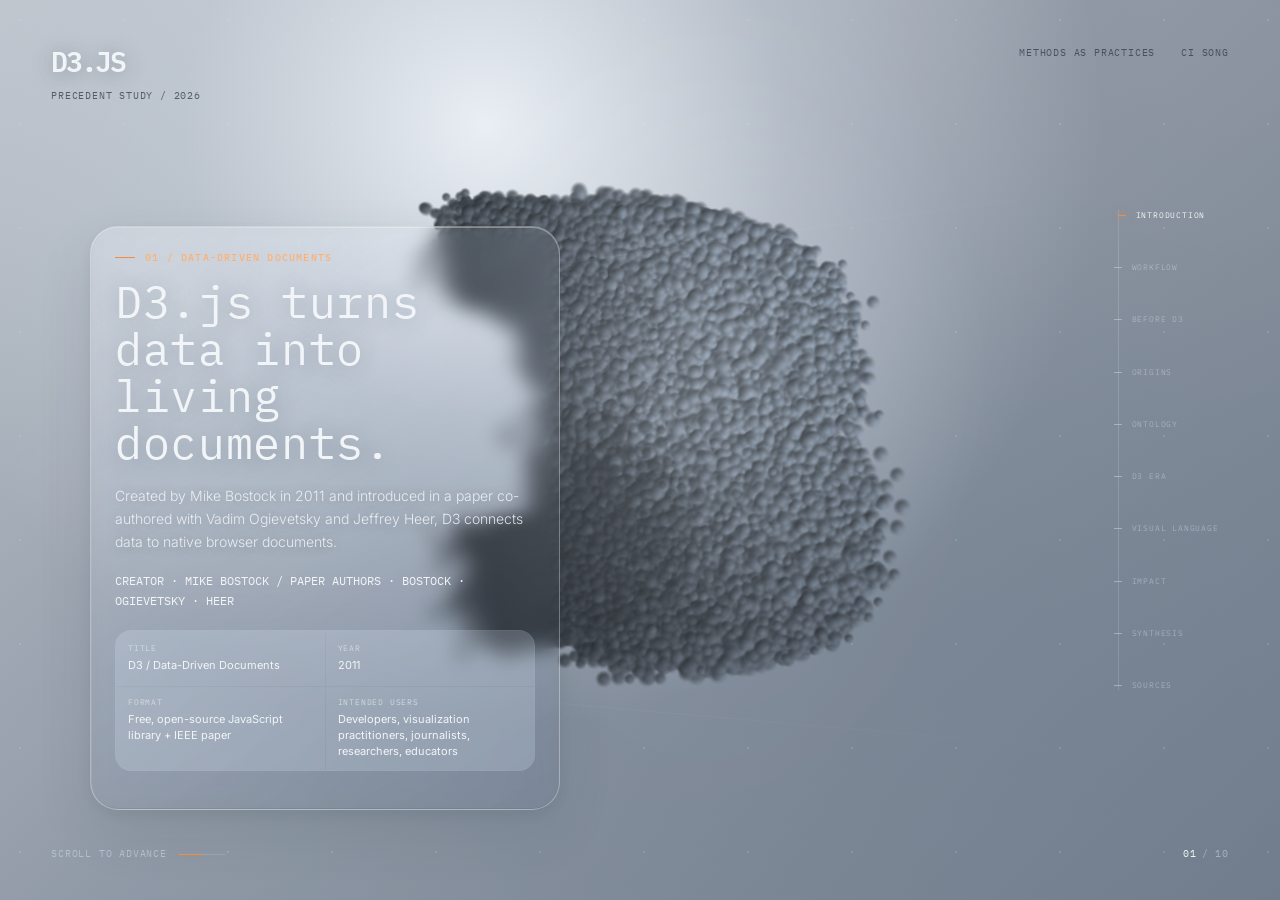
<file: iteration/index.html>
<!doctype html>
<html lang="en">
  <head>
    <meta charset="UTF-8" />
    <meta name="viewport" content="width=device-width, initial-scale=1, viewport-fit=cover" />
    <meta
      name="description"
      content="A cinematic, particle-based precedent study of D3.js by Ci Song."
    />
    <title>D3.js — A Living Document</title>
    <link rel="preconnect" href="https://fonts.googleapis.com" />
    <link rel="preconnect" href="https://fonts.gstatic.com" crossorigin />
    <link
      href="https://fonts.googleapis.com/css2?family=IBM+Plex+Mono:wght@400;500;600;700&family=Inter:wght@300;400;500;600&display=swap"
      rel="stylesheet"
    />
    <link rel="stylesheet" href="./styles.css" />
    <script type="importmap">
      {
        "imports": {
          "three": "./vendor/three.module.js"
        }
      }
    </script>
  </head>
  <body>
    <div id="experience" class="experience" aria-label="Interactive D3.js precedent study">
      <canvas id="particle-canvas" aria-hidden="true"></canvas>

      <div class="atmosphere" aria-hidden="true">
        <span class="atmosphere__line atmosphere__line--one"></span>
        <span class="atmosphere__line atmosphere__line--two"></span>
      </div>

      <header class="site-header">
        <a class="wordmark" href="#intro" data-scene-link="0" aria-label="Return to introduction">
          <span>D3.JS</span>
          <small>PRECEDENT STUDY / 2026</small>
        </a>
        <div class="site-header__meta">
          <span>METHODS AS PRACTICES</span>
          <span>CI SONG</span>
        </div>
      </header>

      <section id="scene-layer" class="scene-layer" aria-label="Precedent study chapters"></section>

      <nav class="chapter-rail" aria-label="Chapters">
        <div class="chapter-rail__track" aria-hidden="true">
          <span id="rail-progress"></span>
        </div>
        <div id="chapter-links" class="chapter-rail__links"></div>
      </nav>

      <div class="scroll-cue" aria-hidden="true">
        <span>SCROLL TO ADVANCE</span>
        <i></i>
      </div>

      <div class="scene-counter" aria-hidden="true">
        <span id="scene-current">01</span>
        <span>/</span>
        <span id="scene-total">10</span>
      </div>

      <div id="loader" class="loader" role="status" aria-live="polite">
        <div class="loader__copy">
          <span class="loader__label">ASSEMBLING A LIVING DOCUMENT</span>
          <strong id="loader-progress">0%</strong>
        </div>
        <div class="loader__bar"><span id="loader-bar"></span></div>
      </div>
    </div>

    <main id="fallback" class="fallback" hidden>
      <header class="fallback__hero">
        <p>METHODS AS PRACTICES / PRECEDENT STUDY</p>
        <h1>D3.js turns data into living documents.</h1>
        <p>By Ci Song · 2026</p>
      </header>
      <nav class="fallback__nav" aria-label="Static chapter navigation">
        <a href="#fallback-datasheet">Datasheet</a>
        <a href="#fallback-method">Method</a>
        <a href="#fallback-history">History</a>
        <a href="#fallback-ontology">Ontology</a>
        <a href="#fallback-aesthetic">Aesthetic</a>
        <a href="#fallback-synthesis">Synthesis</a>
        <a href="#fallback-sources">Sources</a>
      </nav>
      <section id="fallback-datasheet">
        <p class="fallback__index">01 / DATASHEET</p>
        <h2>Data-Driven Documents</h2>
        <p>
          Created by Mike Bostock in 2011 and introduced in a paper co-authored
          with Vadim Ogievetsky and Jeffrey Heer, D3 connects data directly to
          native browser documents.
        </p>
        <dl class="fallback__facts">
          <div><dt>Title</dt><dd>D3 / Data-Driven Documents</dd></div>
          <div><dt>Creator</dt><dd>Mike Bostock</dd></div>
          <div><dt>Paper authors</dt><dd>Michael Bostock · Vadim Ogievetsky · Jeffrey Heer</dd></div>
          <div><dt>Year</dt><dd>2011</dd></div>
          <div><dt>Format</dt><dd>Free, open-source JavaScript library + IEEE paper</dd></div>
          <div><dt>Intended users</dt><dd>Developers, visualization practitioners, journalists, researchers, and educators</dd></div>
        </dl>
      </section>
      <section id="fallback-method">
        <p class="fallback__index">02 / CORE METHOD</p>
        <h2>Join data. Transform the document.</h2>
        <p>
          D3 has no overarching chart abstraction. Data is joined to selected
          DOM elements; enter, update, and exit describe what should be created,
          changed, or removed, while transitions and event listeners control
          motion and response.
        </p>
        <p>Data → Select → Join → Enter / Update / Exit → Modify → Interact.</p>
      </section>
      <section id="fallback-history">
        <p class="fallback__index">03–04 / HISTORY + LINEAGE</p>
        <h2>From toolkits to the native DOM.</h2>
        <p>
          Earlier visualization systems used specialized runtimes or
          toolkit-specific scene graphs. Mike Bostock created D3 in 2011 and
          co-authored its paper with Vadim Ogievetsky and Jeffrey Heer at
          Stanford. Prefuse, Flare, and Protovis formed an important lineage;
          D3's defining shift was to expose the browser's native document
          representation.
        </p>
      </section>
      <section id="fallback-ontology">
        <p class="fallback__index">05 / ONTOLOGICAL ANALYSIS</p>
        <h2>A modular toolbox within a wider network.</h2>
        <p>
          D3 comprises modules for data, selections and joins, scales and axes,
          shapes, layouts, transitions, and interaction. These connect
          JavaScript and data to DOM, SVG, HTML, or Canvas; documentation,
          examples, source code, maintainers, and users form the surrounding
          social infrastructure.
        </p>
      </section>
      <section>
        <p class="fallback__index">06 / HISTORICAL CONTEXT</p>
        <h2>The browser becomes the medium.</h2>
        <p>
          D3 exposed the browser's native DOM rather than hiding it behind a
          toolkit-specific scene graph. Practitioners could generate and
          inspect HTML or SVG, style it with CSS, and update it in response to
          data and human input.
        </p>
      </section>
      <section id="fallback-aesthetic">
        <p class="fallback__index">07 / VISUAL + AESTHETIC ANALYSIS</p>
        <h2>No single style. A procedural language.</h2>
        <p>
          D3 has no default presentation. Its visual language is authored
          through geometry, scales, hierarchy, transitions, and interaction.
          This flexibility lets a visualization stage comparisons, reveal
          change, and make the author's encoding choices visible.
        </p>
      </section>
      <section>
        <p class="fallback__index">08 / COMMUNITY OF PRACTICE</p>
        <h2>A tool became an ecosystem.</h2>
        <p>
          D3 helped bring interactive web visualization into mainstream
          practice across newsrooms and research. Bostock later co-founded
          Observable and developed Observable Plot, which is built on D3; Heer
          later co-developed Vega-Lite, a higher-level grammar for interactive
          graphics.
        </p>
      </section>
      <section id="fallback-synthesis">
        <p class="fallback__index">09 / METHOD + RHETORIC</p>
        <h2>D3 argues for transparent representation.</h2>
        <p>
          Methodologically, D3 joins data to native DOM elements and evaluates
          transformations immediately. Rhetorically, exposing representation
          improves expressiveness, inspection, and interoperability. In Bostock
          and Heer's wider practice, D3 follows Prefuse, Flare, and Protovis and
          precedes Observable Plot and Vega-Lite.
        </p>
        <p>
          <strong>My assessment:</strong> D3's low-level control makes bespoke
          visualization unusually expressive, but shifts authoring, learning,
          and accessibility responsibility to the practitioner.
        </p>
        <p class="fallback__relation">
          Data ↔ Selections ↔ DOM ↔ Visual form ↔ Viewer<br />
          Examples ↔ Documentation ↔ Community ↔ Source code
        </p>
      </section>
      <section id="fallback-sources">
        <p class="fallback__index">10 / BIBLIOGRAPHY</p>
        <h2>Author / project sources</h2>
        <ul>
          <li><a href="https://idl.uw.edu/papers/d3">D3: Data-Driven Documents · 2011</a></li>
          <li><a href="https://d3js.org/what-is-d3">What is D3? · Official documentation</a></li>
          <li><a href="https://github.com/d3/d3">D3 source code · GitHub</a></li>
          <li><a href="https://bost.ocks.org/mike/join/">Thinking with Joins · Mike Bostock</a></li>
          <li><a href="https://observablehq.com/@mbostock/10-years-of-open-source-visualization">10 Years of Open-Source Visualization</a></li>
        </ul>
        <h2>Sources by others</h2>
        <ul>
          <li><a href="https://ieeevis.org/year/2021/info/awards/test-of-time-awards">IEEE VIS Test of Time Award · 2021</a></li>
          <li><a href="https://policyviz.com/podcast/episode-175-mike-bostock/">PolicyViz interview · Mike Bostock</a></li>
          <li><a href="https://arxiv.org/abs/2207.06554">How learners use D3 · independent study</a></li>
          <li><a href="https://idl.uw.edu/papers/protovis">Protovis · research paper</a></li>
          <li><a href="https://idl.uw.edu/papers/vega-lite">Vega-Lite · research paper</a></li>
        </ul>
      </section>
    </main>

    <noscript>
      <p class="noscript">This experience requires JavaScript. Please enable it to view the particle narrative.</p>
    </noscript>

    <script>
      window.setTimeout(() => {
        const loader = document.querySelector("#loader");
        const fallback = document.querySelector("#fallback");
        if (loader && !loader.classList.contains("is-complete") && fallback?.hidden) {
          document.documentElement.classList.add("fallback-mode");
          document.querySelector("#experience").hidden = true;
          fallback.hidden = false;
        }
      }, 12000);
    </script>
    <script type="module" src="./app.js"></script>
  </body>
</html>
</file>
<file: iteration/styles.css>
:root {
  --bg: #8e97a4;
  --ice: #f2f5f8;
  --ice-muted: #d2d9e1;
  --ice-dark: #343d49;
  --glass: rgba(39, 48, 59, 0.5);
  --glass-strong: rgba(34, 42, 52, 0.68);
  --line: rgba(239, 245, 252, 0.3);
  --orange: #f68b3c;
  --orange-soft: #ffb070;
  --mono: "IBM Plex Mono", "SFMono-Regular", Consolas, monospace;
  --sans: "Inter", "Helvetica Neue", Arial, sans-serif;
}

* {
  box-sizing: border-box;
}

html,
body {
  width: 100%;
  min-height: 100%;
  margin: 0;
  background: var(--bg);
  color: var(--ice);
}

html:not(.fallback-mode),
html:not(.fallback-mode) body {
  height: 100%;
  overflow: hidden;
  overscroll-behavior: none;
}

body {
  font-family: var(--sans);
  -webkit-font-smoothing: antialiased;
  text-rendering: optimizeLegibility;
}

button,
a {
  color: inherit;
}

a:focus-visible,
button:focus-visible {
  outline: 2px solid var(--orange);
  outline-offset: 4px;
}

.experience {
  --grid-shift: 0px;
  position: fixed;
  inset: 0;
  overflow: hidden;
  overflow: clip;
  background:
    radial-gradient(ellipse at 38% 14%, rgba(241, 246, 251, 0.9) 0%, rgba(205, 213, 223, 0.5) 27%, transparent 55%),
    radial-gradient(ellipse at 76% 72%, rgba(111, 124, 142, 0.34) 0%, transparent 52%),
    linear-gradient(138deg, #bcc3cb 0%, var(--bg) 48%, #717d8c 100%);
  isolation: isolate;
}

.experience::before {
  content: "";
  position: absolute;
  z-index: 0;
  inset: -32px;
  background-image: radial-gradient(circle, rgba(232, 240, 248, 0.38) 0 1px, transparent 1.25px);
  background-size: 104px 104px;
  background-position: 0 var(--grid-shift);
  opacity: 0.38;
  pointer-events: none;
}

#particle-canvas {
  position: absolute;
  z-index: 1;
  inset: 0;
  width: 100%;
  height: 100%;
  display: block;
  touch-action: none;
}

.atmosphere {
  position: absolute;
  z-index: 2;
  inset: 0;
  overflow: hidden;
  pointer-events: none;
  mix-blend-mode: screen;
  opacity: 0.38;
}

.atmosphere::before {
  content: "";
  position: absolute;
  inset: -20%;
  background:
    radial-gradient(circle at 52% 44%, rgba(239, 247, 255, 0.42), transparent 27%),
    radial-gradient(circle at 82% 18%, rgba(246, 139, 60, 0.08), transparent 20%),
    radial-gradient(circle at 20% 82%, rgba(63, 77, 96, 0.2), transparent 28%);
}

.atmosphere::after {
  content: "";
  position: absolute;
  top: 3%;
  left: 34%;
  width: 42vw;
  height: 88vh;
  background: radial-gradient(ellipse at 50% 43%, rgba(225, 239, 253, 0.46) 0%, rgba(205, 225, 245, 0.2) 34%, transparent 67%);
  filter: blur(38px);
  opacity: 0.42;
}

.atmosphere__line {
  position: absolute;
  left: 50%;
  width: 72vw;
  height: 1px;
  background: linear-gradient(90deg, transparent, rgba(215, 233, 255, 0.18), transparent);
  transform: translateX(-50%) rotate(-8deg);
}

.atmosphere__line--one {
  top: 28%;
}

.atmosphere__line--two {
  bottom: 21%;
  transform: translateX(-50%) rotate(5deg);
  opacity: 0.56;
}

.ontology-overlay {
  --line-offset: 1;
  --label-opacity: 0;
  position: absolute;
  z-index: 4;
  inset: 0;
  opacity: 0;
  visibility: hidden;
  overflow: hidden;
  pointer-events: none;
  will-change: opacity;
}

.ontology-overlay__stage {
  position: absolute;
  inset: 0;
}

.ontology-overlay__linework {
  position: absolute;
  inset: 0;
  width: 100%;
  height: 100%;
  overflow: visible;
  filter: drop-shadow(0 0 5px rgba(231, 242, 252, 0.12));
}

.ontology-overlay__linework polyline {
  fill: none;
  stroke: rgba(240, 246, 252, 0.72);
  stroke-width: 1.2;
  stroke-linecap: square;
  stroke-linejoin: miter;
  stroke-dasharray: 1;
  stroke-dashoffset: var(--line-offset);
  vector-effect: non-scaling-stroke;
}

.ontology-overlay__anchors {
  fill: none;
  stroke: rgba(240, 246, 252, 0.72);
  stroke-width: 1.2;
  opacity: var(--label-opacity);
  vector-effect: non-scaling-stroke;
}

.ontology-label {
  position: absolute;
  top: 0;
  left: 0;
  display: flex;
  flex-direction: column;
  gap: 3px;
  color: rgba(245, 248, 252, 0.9);
  font-family: var(--mono);
  line-height: 1.2;
  opacity: var(--label-opacity);
  text-shadow: 0 1px 12px rgba(35, 45, 58, 0.52), 0 0 3px rgba(239, 246, 252, 0.22);
  will-change: transform, opacity;
}

.ontology-label strong {
  font-size: clamp(12px, 0.98vw, 15px);
  font-weight: 700;
  letter-spacing: 0.035em;
}

.ontology-label span {
  color: rgba(222, 232, 242, 0.76);
  font-size: clamp(8px, 0.68vw, 10px);
  font-weight: 600;
  letter-spacing: 0.11em;
}

.ontology-label--document {
  align-items: flex-start;
  text-align: left;
}

.ontology-label--code {
  align-items: flex-end;
  text-align: right;
}

.ontology-label--data {
  align-items: flex-start;
  text-align: left;
}

.ontology-label--join {
  align-items: flex-end;
  text-align: right;
}

.ontology-label--scale {
  align-items: flex-end;
  text-align: right;
}

.ontology-label--motion {
  align-items: center;
  text-align: center;
}

.site-header {
  position: absolute;
  z-index: 20;
  top: 0;
  left: 0;
  right: 0;
  display: flex;
  justify-content: space-between;
  align-items: flex-start;
  padding: clamp(20px, 3vw, 44px) clamp(20px, 4vw, 64px);
  pointer-events: none;
}

.wordmark {
  display: flex;
  flex-direction: column;
  gap: 6px;
  text-decoration: none;
  pointer-events: auto;
}

.wordmark span {
  font-family: var(--mono);
  font-size: clamp(20px, 2.2vw, 34px);
  font-weight: 600;
  letter-spacing: -0.08em;
  text-shadow: 0 2px 20px rgba(50, 60, 74, 0.34);
}

.wordmark small,
.site-header__meta,
.scroll-cue,
.scene-counter {
  font-family: var(--mono);
  font-size: 10px;
  line-height: 1.45;
  letter-spacing: 0.08em;
}

.wordmark small,
.site-header__meta {
  color: rgba(52, 62, 75, 0.78);
}

.site-header__meta {
  display: flex;
  gap: 26px;
  padding-top: 8px;
}

.scene-layer {
  position: absolute;
  inset: 0;
  z-index: 10;
  pointer-events: none;
}

.scene-card {
  --x: 0px;
  --y: 0px;
  position: absolute;
  width: min(430px, calc(100vw - 48px));
  padding: 24px 24px 22px;
  overflow: hidden;
  border: 1px solid rgba(255, 255, 255, 0.3);
  border-radius: 28px;
  background:
    linear-gradient(148deg, rgba(248, 251, 255, 0.1) 0%, rgba(235, 241, 248, 0.035) 36%, rgba(49, 60, 75, 0.11) 100%);
  -webkit-backdrop-filter: blur(10px) saturate(116%) brightness(1.02);
  backdrop-filter: blur(10px) saturate(116%) brightness(1.02);
  box-shadow:
    inset 0 1px 0 rgba(255, 255, 255, 0.34),
    inset 1px 0 0 rgba(255, 255, 255, 0.1),
    inset 0 -1px 0 rgba(38, 48, 61, 0.1),
    0 22px 56px rgba(49, 60, 75, 0.11),
    0 5px 16px rgba(49, 60, 75, 0.07);
  opacity: 0;
  transform: translate3d(var(--x), calc(var(--y) + 50px), 0) rotateX(3deg);
  transition: border-color 250ms ease, background 250ms ease, box-shadow 250ms ease;
  will-change: opacity, transform;
  pointer-events: none;
}

.scene-card::before {
  content: "";
  position: absolute;
  z-index: 0;
  inset: 1px;
  border-radius: 27px;
  background:
    radial-gradient(ellipse at 18% -4%, rgba(255, 255, 255, 0.2) 0%, rgba(255, 255, 255, 0.04) 31%, transparent 58%),
    linear-gradient(112deg, rgba(255, 255, 255, 0.055), transparent 38%);
  pointer-events: none;
}

.scene-card > * {
  position: relative;
  z-index: 1;
}

.scene-card[data-placement="left"] {
  left: clamp(24px, 7vw, 116px);
  bottom: clamp(64px, 10vh, 116px);
}

.scene-card[data-placement="right"] {
  right: clamp(185px, 17vw, 250px);
  top: clamp(130px, 21vh, 210px);
}

.scene-card[data-placement="center"] {
  left: 50%;
  bottom: clamp(58px, 8vh, 92px);
  --x: -50%;
  text-align: center;
}

.scene-card[data-scene="0"] {
  width: min(470px, calc(100vw - 48px));
}

.scene-card[data-scene="8"] {
  width: min(500px, calc(100vw - 48px));
  max-height: calc(100vh - 170px);
  overflow: auto;
}

.scene-card[data-scene="9"] {
  width: min(540px, calc(100vw - 48px));
  max-height: min(76vh, 620px);
  overflow: auto;
  background: linear-gradient(148deg, rgba(231, 238, 247, 0.1), rgba(46, 57, 72, 0.22));
  -webkit-backdrop-filter: blur(12px) saturate(108%) brightness(0.94);
  backdrop-filter: blur(12px) saturate(108%) brightness(0.94);
}

.scene-card.is-active {
  pointer-events: auto;
}

.scene-card:hover {
  border-color: rgba(255, 255, 255, 0.42);
  background: linear-gradient(148deg, rgba(248, 251, 255, 0.14), rgba(49, 60, 75, 0.15));
  box-shadow:
    inset 0 1px 0 rgba(255, 255, 255, 0.42),
    inset 1px 0 0 rgba(255, 255, 255, 0.13),
    inset 0 -1px 0 rgba(38, 48, 61, 0.1),
    0 26px 64px rgba(49, 60, 75, 0.14),
    0 7px 20px rgba(49, 60, 75, 0.08);
}

.scene-card__kicker {
  display: flex;
  align-items: center;
  gap: 10px;
  margin: 0 0 14px;
  color: var(--orange-soft);
  font-family: var(--mono);
  font-size: 10px;
  font-weight: 500;
  letter-spacing: 0.12em;
  text-transform: uppercase;
}

.scene-card__kicker::before {
  content: "";
  width: 20px;
  height: 1px;
  background: var(--orange);
}

.scene-card[data-placement="center"] .scene-card__kicker {
  justify-content: center;
}

.scene-card h1,
.scene-card h2 {
  margin: 0;
  font-family: var(--mono);
  font-weight: 400;
  letter-spacing: 0.015em;
  text-wrap: balance;
  text-shadow: 0 2px 22px rgba(40, 50, 64, 0.28);
}

.scene-card h1 {
  max-width: 740px;
  font-size: clamp(32px, 3.5vw, 50px);
  line-height: 1.05;
}

.scene-card h2 {
  font-size: clamp(23px, 2.4vw, 36px);
  line-height: 1.1;
}

.scene-card__body {
  margin: 18px 0 0;
  color: rgba(244, 248, 252, 0.86);
  font-size: 14px;
  font-weight: 300;
  line-height: 1.65;
  text-shadow: 0 1px 14px rgba(40, 50, 64, 0.28);
}

.scene-card__thesis {
  margin: 18px 0 0;
  color: var(--ice);
  font-family: var(--mono);
  font-size: 12px;
  line-height: 1.6;
}

.scene-card__status {
  display: inline-flex;
  margin-top: 18px;
  padding: 7px 9px;
  border: 1px solid rgba(246, 139, 60, 0.42);
  border-radius: 11px;
  color: var(--orange-soft);
  font-family: var(--mono);
  font-size: 9px;
  letter-spacing: 0.1em;
}

.workflow {
  display: grid;
  grid-template-columns: repeat(3, 1fr);
  gap: 7px;
  margin-top: 20px;
}

.workflow span {
  padding: 9px 7px;
  border: 1px solid rgba(213, 231, 250, 0.18);
  border-radius: 11px;
  background: rgba(243, 247, 252, 0.06);
  color: var(--ice-muted);
  font-family: var(--mono);
  font-size: 9px;
  letter-spacing: 0.06em;
  text-align: center;
}

.workflow span:last-child {
  border-color: rgba(246, 139, 60, 0.48);
  color: var(--orange-soft);
}

.facts {
  display: grid;
  grid-template-columns: repeat(2, 1fr);
  gap: 1px;
  margin-top: 20px;
  border: 1px solid rgba(213, 231, 250, 0.13);
  border-radius: 16px;
  background: rgba(213, 231, 250, 0.13);
  overflow: hidden;
}

.facts div {
  padding: 12px;
  background: rgba(238, 244, 251, 0.08);
}

.facts dt {
  margin-bottom: 5px;
  color: var(--ice-muted);
  font-family: var(--mono);
  font-size: 8px;
  letter-spacing: 0.1em;
  text-transform: uppercase;
}

.facts dd {
  margin: 0;
  font-size: 11px;
  line-height: 1.45;
}

.facts-note {
  margin: 9px 2px 0;
  color: rgba(226, 234, 242, 0.62);
  font-family: var(--mono);
  font-size: 8px;
  line-height: 1.5;
}

.datasheet div:nth-child(3),
.datasheet div:nth-child(4) {
  padding-top: 10px;
  padding-bottom: 10px;
}

.analysis-grid {
  display: grid;
  grid-template-columns: repeat(2, minmax(0, 1fr));
  gap: 1px;
  margin: 18px 0 0;
  overflow: hidden;
  border: 1px solid rgba(213, 231, 250, 0.13);
  border-radius: 16px;
  background: rgba(213, 231, 250, 0.13);
}

.analysis-grid div {
  padding: 11px 12px;
  background: rgba(238, 244, 251, 0.08);
}

.analysis-grid dt {
  margin-bottom: 5px;
  color: var(--ice-muted);
  font-family: var(--mono);
  font-size: 8px;
  letter-spacing: 0.1em;
  text-transform: uppercase;
}

.analysis-grid dd {
  margin: 0;
  font-size: 10px;
  line-height: 1.45;
}

.evidence-image {
  display: block;
  width: 100%;
  max-height: 150px;
  margin-top: 18px;
  border: 1px solid rgba(213, 231, 250, 0.18);
  border-radius: 16px;
  object-fit: cover;
  filter: grayscale(1) contrast(0.86) brightness(0.86) sepia(0.08) hue-rotate(165deg);
  opacity: 0.82;
}

.source-links {
  display: grid;
  grid-template-columns: repeat(2, minmax(0, 1fr));
  gap: 18px;
  margin-top: 18px;
}

.source-group {
  min-width: 0;
  text-align: left;
}

.source-group h3 {
  margin: 0 0 10px;
  color: var(--orange-soft);
  font-family: var(--mono);
  font-size: 8px;
  font-weight: 500;
  letter-spacing: 0.1em;
  text-transform: uppercase;
}

.source-links a {
  display: flex;
  justify-content: space-between;
  gap: 18px;
  padding-bottom: 8px;
  border-bottom: 1px solid rgba(213, 231, 250, 0.13);
  color: var(--ice-muted);
  font-family: var(--mono);
  font-size: 8px;
  line-height: 1.4;
  text-decoration: none;
}

.source-links a::after {
  content: "↗";
  color: var(--orange);
}

.source-links a:hover {
  color: var(--ice);
}

.chapter-rail {
  position: absolute;
  z-index: 25;
  right: clamp(18px, 3vw, 46px);
  top: 50%;
  display: flex;
  align-items: stretch;
  gap: 13px;
  height: min(56vh, 480px);
  transform: translateY(-50%);
}

.chapter-rail__track {
  position: relative;
  width: 1px;
  height: 100%;
  background: rgba(213, 231, 250, 0.18);
}

.chapter-rail__track span {
  position: absolute;
  top: 0;
  left: 0;
  width: 1px;
  height: 0;
  background: var(--orange);
  box-shadow: 0 0 12px rgba(246, 139, 60, 0.7);
}

.chapter-rail__links {
  display: flex;
  flex-direction: column;
  justify-content: space-between;
}

.chapter-link {
  position: relative;
  width: 110px;
  padding: 0;
  border: 0;
  background: transparent;
  color: rgba(220, 232, 247, 0.42);
  font-family: var(--mono);
  font-size: 8px;
  letter-spacing: 0.1em;
  text-align: left;
  text-transform: uppercase;
  cursor: pointer;
  transition: color 180ms ease, transform 180ms ease;
}

.chapter-link::before {
  content: "";
  position: absolute;
  left: -18px;
  top: 50%;
  width: 8px;
  height: 1px;
  background: currentColor;
}

.chapter-link:hover,
.chapter-link.is-active {
  color: var(--ice);
  transform: translateX(4px);
}

.chapter-link.is-active::before {
  background: var(--orange);
  box-shadow: 0 0 8px rgba(246, 139, 60, 0.8);
}

.scroll-cue,
.scene-counter {
  position: absolute;
  z-index: 20;
  bottom: clamp(22px, 3vw, 44px);
  color: rgba(220, 232, 247, 0.48);
}

.scroll-cue {
  left: clamp(20px, 4vw, 64px);
  display: flex;
  align-items: center;
  gap: 12px;
}

.scroll-cue i {
  display: block;
  width: 46px;
  height: 1px;
  overflow: hidden;
  background: rgba(220, 232, 247, 0.16);
}

.scroll-cue i::after {
  content: "";
  display: block;
  width: 50%;
  height: 100%;
  background: var(--orange);
  animation: cue 1.8s ease-in-out infinite;
}

.scene-counter {
  right: clamp(20px, 4vw, 64px);
  display: flex;
  gap: 6px;
}

.scene-counter span:first-child {
  color: var(--ice);
}

.loader {
  position: absolute;
  z-index: 100;
  inset: 0;
  display: flex;
  flex-direction: column;
  justify-content: flex-end;
  padding: clamp(28px, 5vw, 72px);
  background: rgba(91, 101, 114, 0.92);
  transition: opacity 700ms cubic-bezier(0.22, 1, 0.36, 1), visibility 700ms;
}

.loader.is-complete {
  opacity: 0;
  visibility: hidden;
  pointer-events: none;
}

.loader__copy {
  display: flex;
  align-items: flex-end;
  justify-content: space-between;
  gap: 20px;
  font-family: var(--mono);
}

.loader__label {
  color: var(--ice-muted);
  font-size: 10px;
  letter-spacing: 0.12em;
}

.loader strong {
  font-size: clamp(36px, 7vw, 104px);
  font-weight: 400;
  letter-spacing: -0.08em;
}

.loader__bar {
  height: 1px;
  margin-top: 16px;
  background: rgba(213, 231, 250, 0.18);
}

.loader__bar span {
  display: block;
  width: 0;
  height: 100%;
  background: var(--orange);
  box-shadow: 0 0 18px rgba(246, 139, 60, 0.7);
  transition: width 220ms ease-out;
}

.fallback {
  display: block;
  max-width: 880px;
  margin: 0 auto;
  padding: 56px 24px 120px;
  color: #dce8f7;
}

.fallback__nav {
  position: sticky;
  z-index: 2;
  top: 0;
  display: flex;
  flex-wrap: wrap;
  gap: 8px 18px;
  padding: 18px 0;
  background: rgba(111, 121, 135, 0.92);
  -webkit-backdrop-filter: blur(12px);
  backdrop-filter: blur(12px);
}

.fallback__nav a,
.fallback a {
  color: #edf4fb;
  font-family: var(--mono);
  font-size: 11px;
}

.fallback__index {
  color: #ffd0aa !important;
  font-family: var(--mono);
  font-size: 10px;
  letter-spacing: 0.12em;
}

.fallback__facts {
  display: grid;
  grid-template-columns: repeat(2, minmax(0, 1fr));
  gap: 1px;
  max-width: 760px;
  margin: 28px 0 0;
  overflow: hidden;
  border: 1px solid rgba(235, 244, 252, 0.18);
  border-radius: 18px;
  background: rgba(235, 244, 252, 0.12);
}

.fallback__facts div {
  padding: 16px;
  background: rgba(51, 63, 78, 0.16);
}

.fallback__facts dt {
  margin-bottom: 6px;
  color: #cad6e2;
  font-family: var(--mono);
  font-size: 9px;
  letter-spacing: 0.08em;
  text-transform: uppercase;
}

.fallback__facts dd {
  margin: 0;
  line-height: 1.55;
}

.fallback__relation {
  padding: 18px;
  border: 1px solid rgba(235, 244, 252, 0.18);
  border-radius: 16px;
  font-family: var(--mono);
}

.fallback ul {
  max-width: 760px;
  padding-left: 20px;
  line-height: 1.8;
}

.fallback[hidden] {
  display: none;
}

.fallback section,
.fallback__hero {
  padding: 60px 0;
  border-bottom: 1px solid rgba(220, 232, 247, 0.18);
}

.fallback h1,
.fallback h2 {
  font-family: var(--mono);
  font-weight: 500;
}

.fallback h1 {
  max-width: 780px;
  font-size: clamp(42px, 8vw, 94px);
  line-height: 0.98;
}

.fallback p {
  max-width: 640px;
  color: #9aaabe;
  line-height: 1.7;
}

.noscript {
  position: fixed;
  z-index: 200;
  inset: 0;
  display: grid;
  place-items: center;
  margin: 0;
  padding: 24px;
  background: #05080d;
  font-family: var(--mono);
  text-align: center;
}

@keyframes cue {
  0% {
    transform: translateX(-110%);
  }
  55%,
  100% {
    transform: translateX(220%);
  }
}

@media (max-width: 900px) {
  .site-header__meta span:first-child,
  .chapter-link {
    font-size: 0;
  }

  .chapter-link {
    width: 44px;
    height: 44px;
  }

  .chapter-link::before {
    left: -16px;
    width: 6px;
  }

  .chapter-rail {
    right: 16px;
    height: min(62vh, 520px);
  }

  .scene-card[data-placement="right"] {
    right: 156px;
  }

}

@media (max-width: 640px) {
  .site-header {
    padding: 20px;
  }

  .site-header__meta {
    gap: 0;
  }

  .ontology-overlay__linework [data-callout="scale"],
  .ontology-overlay__linework [data-callout="motion"],
  .ontology-label[data-tier="secondary"] {
    display: none;
  }

  .ontology-label strong {
    font-size: 11px;
    font-weight: 700;
  }

  .ontology-label span {
    font-size: 7.5px;
    font-weight: 600;
  }

  .scene-card,
  .scene-card[data-placement="left"],
  .scene-card[data-placement="right"],
  .scene-card[data-placement="center"] {
    left: 20px;
    right: auto;
    top: auto;
    bottom: 76px;
    width: calc(100vw - 58px);
    max-height: 45vh;
    overflow: auto;
    border-radius: 24px;
    padding: 18px;
    --x: 0px;
    text-align: left;
  }

  .scene-card::before {
    border-radius: 23px;
  }

  .scene-card[data-placement="center"] .scene-card__kicker {
    justify-content: flex-start;
  }

  .scene-card h1 {
    font-size: clamp(30px, 8.5vw, 46px);
  }

  .scene-card h2 {
    font-size: clamp(21px, 6.4vw, 30px);
  }

  .scene-card__body {
    font-size: 12px;
    line-height: 1.55;
  }

  .facts {
    grid-template-columns: 1fr 1fr;
  }

  .analysis-grid,
  .source-links,
  .fallback__facts {
    grid-template-columns: 1fr;
  }

  .chapter-rail {
    right: 8px;
  }

  .scroll-cue {
    left: 20px;
  }

  .scroll-cue span {
    display: none;
  }

  .scene-counter {
    right: 20px;
  }

  .evidence-image {
    display: none;
  }

  .source-links a {
    font-size: 9px;
  }
}

@media (prefers-reduced-motion: reduce) {
  *,
  *::before,
  *::after {
    scroll-behavior: auto !important;
    animation-duration: 0.001ms !important;
    animation-iteration-count: 1 !important;
    transition-duration: 0.001ms !important;
  }
}
</file>
